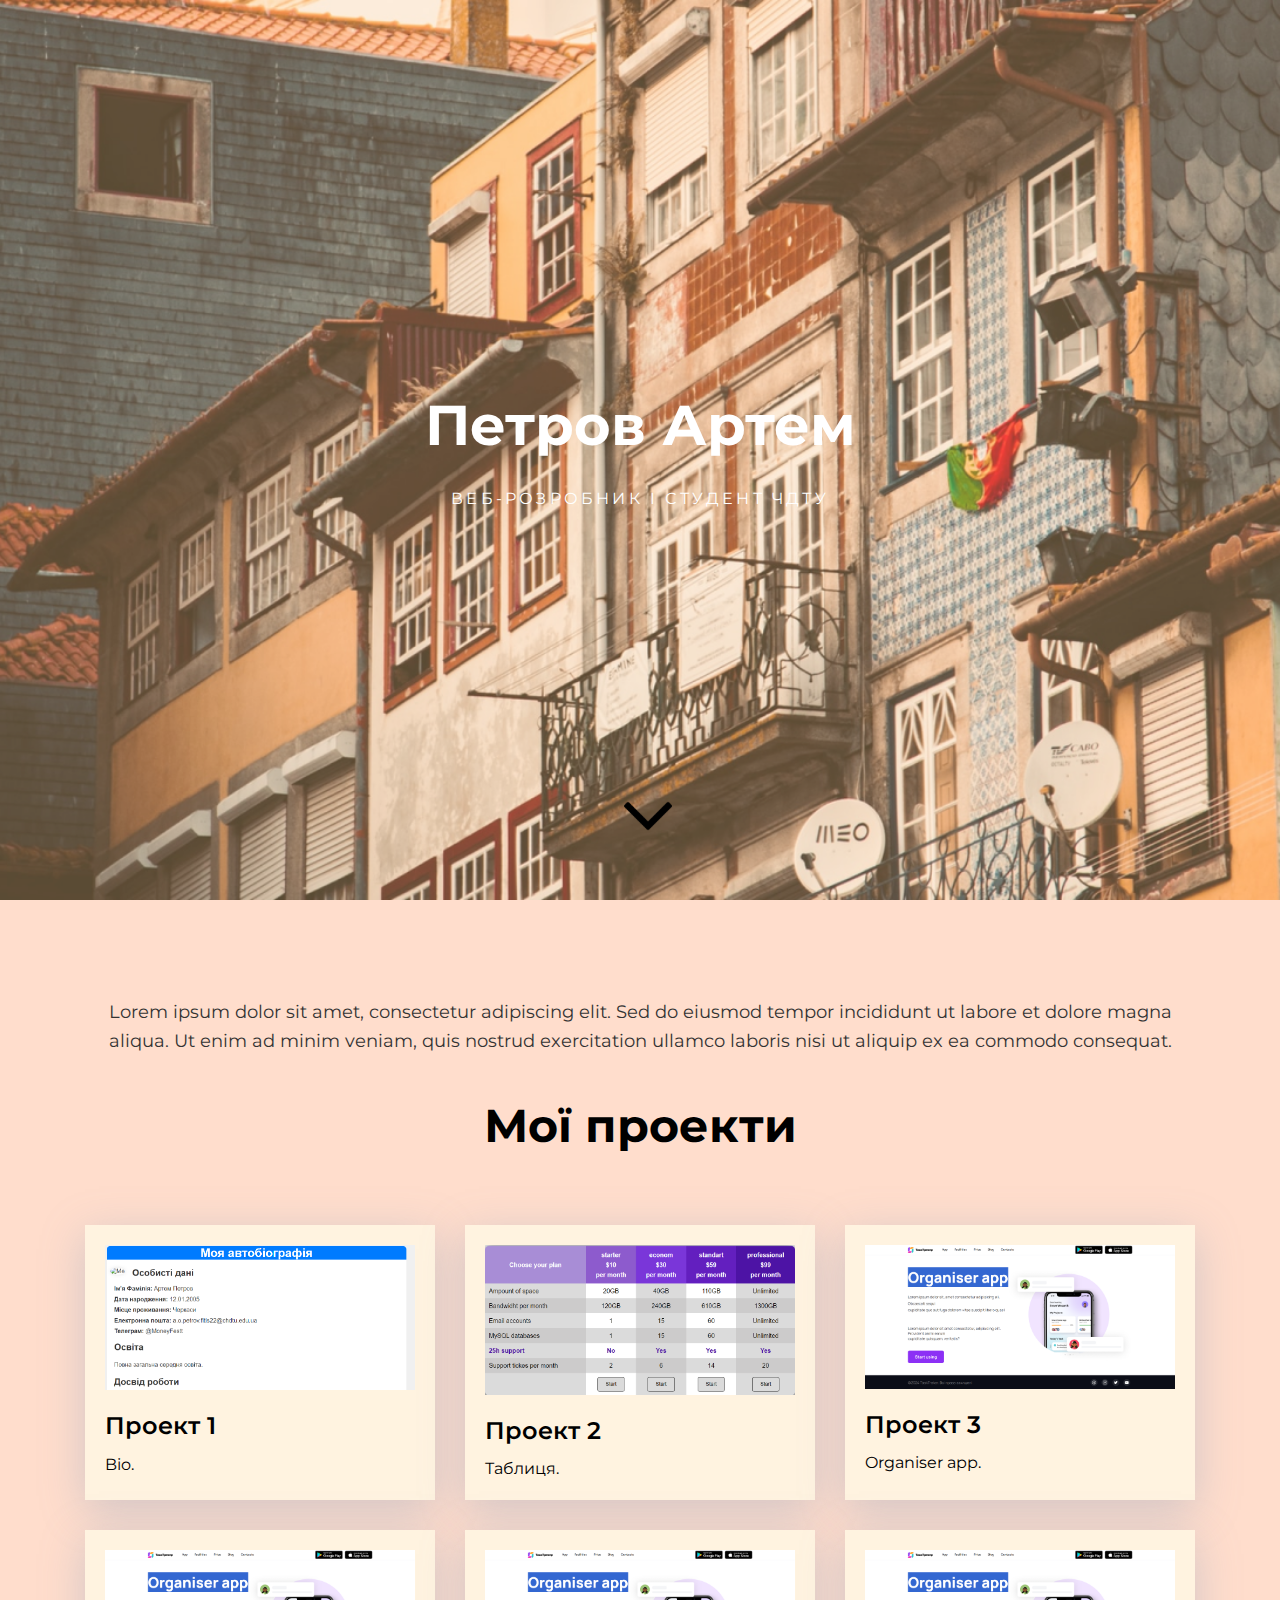
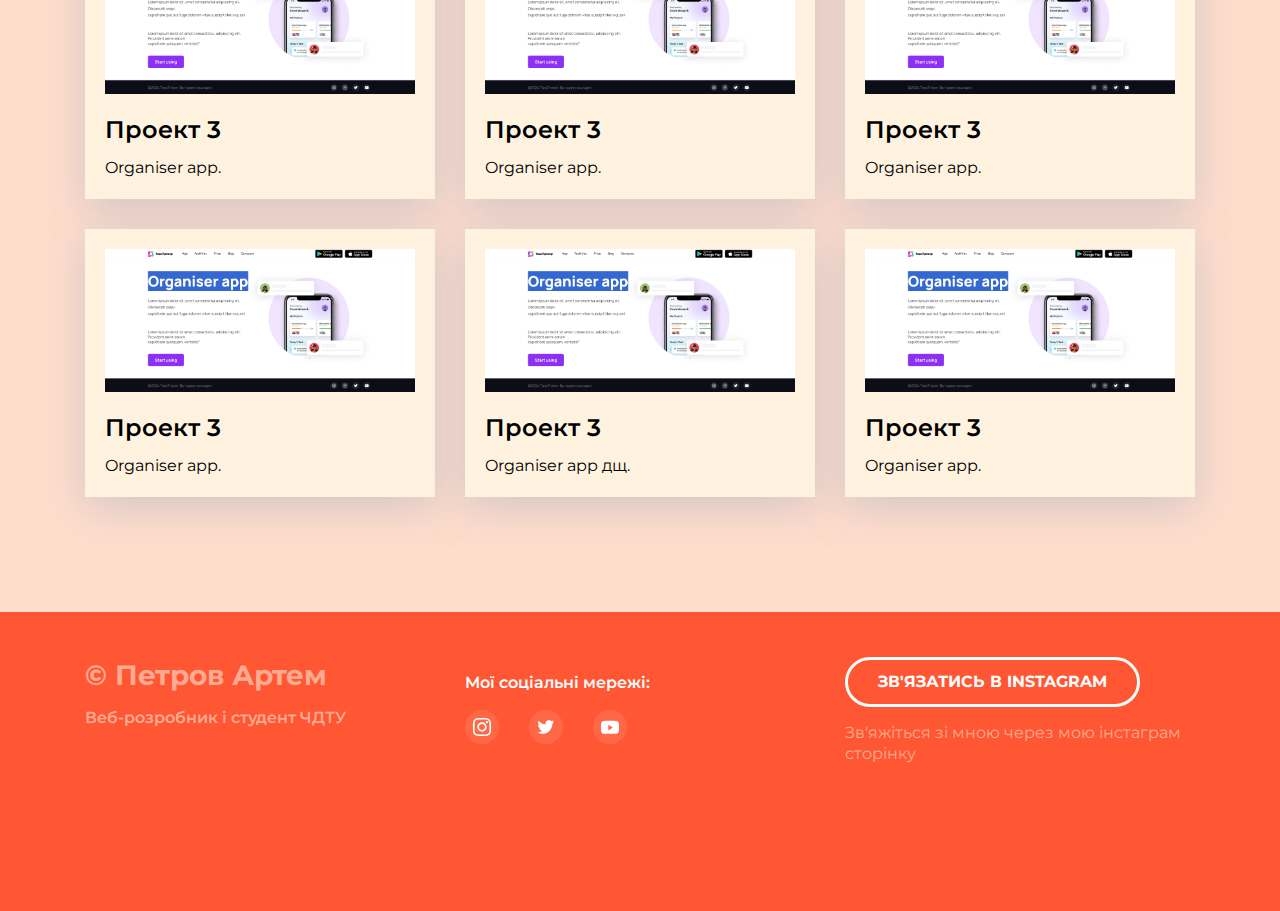
<file: index.html>
<!DOCTYPE html>
<html lang="en">
    <head>
        <meta charset="UTF-8" />
        <meta name="viewport" content="width=device-width, initial-scale=1.0" />
        <title>Портфоліо студента</title>
        <link rel="preconnect" href="https://fonts.googleapis.com" />
        <link rel="preconnect" href="https://fonts.gstatic.com" crossorigin />
        <link
            href="https://fonts.googleapis.com/css2?family=Montserrat:ital,wght@0,100..900;1,100..900&display=swap"
            rel="stylesheet"
        />
        <link rel="stylesheet" href="./css/main.css" />
        <link rel="stylesheet" href="./css/media.css" />

    </head>
    <body>
        <header>
            <div class="header">
                <h1 class="header-title">Петров Артем</h1>
                <p class="header-subtitle">Веб-розробник і студент ЧДТУ</p>
                <div class="header-arrow">
                    <a href = "#Project"><img class="header-arrow" src="./img/arrow.png" alt="Arrow" /></a>
                </div>
            </div>
        </header>

        <main>
            <div class="portfolio">
                <div class="container">
                    <p class="portfolio-intro">
                        Lorem ipsum dolor sit amet, consectetur adipiscing elit. Sed do eiusmod tempor incididunt ut labore et dolore magna aliqua. Ut enim ad minim veniam, quis nostrud exercitation ullamco laboris nisi ut aliquip ex ea commodo consequat.
                    </p>
                    <h2 id = "Project" class="portfolio-header">Мої проекти</h2>
                    <div class="portfolio-cards-wrapper">
                        <div class="card">
                            <a href="./html/bio.html" class="card-link">
                                <img
                                    class="card-img"
                                    src="./img/project1.png"
                                    alt="Project 1"
                                />
                                <h3 class="card-title">Проект 1</h3>
                                <p>Bio.</p>
                            </a>
                        </div>
                        <div class="card">
                            <a href="./html/table.html" class="card-link">
                                <img
                                    class="card-img"
                                    src="./img/project2.png"
                                    alt="Project 2"
                                />
                                <h3 class="card-title">Проект 2</h3>
                                <p>Таблиця.</p>
                            </a>
                        </div>
                        <div class="card">
                            <a href="./html/site.html" class="card-link">
                                <img
                                    class="card-img"
                                    src="./img/project3.png"
                                    alt="Project 3"
                                />
                                <h3 class="card-title">Проект 3</h3>
                                <p>Organiser app.</p>
                            </a>
                        </div>

                        <div class="card">
                            <a href="./html/site.html" class="card-link">
                                <img
                                    class="card-img"
                                    src="./img/project3.png"
                                    alt="Project 3"
                                />
                                <h3 class="card-title">Проект 3</h3>
                                <p>Organiser app.</p>
                            </a>
                        </div>
                        <div class="card">
                            <a href="./html/site.html" class="card-link">
                                <img
                                    class="card-img"
                                    src="./img/project3.png"
                                    alt="Project 3"
                                />
                                <h3 class="card-title">Проект 3</h3>
                                <p>Organiser app.</p>
                            </a>
                        </div><div class="card">
                            <a href="./html/site.html" class="card-link">
                                <img
                                    class="card-img"
                                    src="./img/project3.png"
                                    alt="Project 3"
                                />
                                <h3 class="card-title">Проект 3</h3>
                                <p>Organiser app.</p>
                            </a>
                        </div>
                        <div class="card">
                            <a href="./html/site.html" class="card-link">
                                <img
                                    class="card-img"
                                    src="./img/project3.png"
                                    alt="Project 3"
                                />
                                <h3 class="card-title">Проект 3</h3>
                                <p>Organiser app.</p>
                            </a>
                        </div>
                        <div class="card">
                            <a href="./html/site.html" class="card-link">
                                <img
                                    class="card-img"
                                    src="./img/project3.png"
                                    alt="Project 3"
                                />
                                <h3 class="card-title">Проект 3</h3>
                                <p>Organiser app дщ.</p>
                            </a>
                        </div><div class="card">
                            <a href="./html/site.html" class="card-link">
                                <img
                                    class="card-img"
                                    src="./img/project3.png"
                                    alt="Project 3"
                                />
                                <h3 class="card-title">Проект 3</h3>
                                <p>Organiser app.</p>
                            </a>
                        </div>
                    </div>
                </div>
            </div>
            
        </main>

        <footer>
            <div class="footer">
                <div class="container">
                    <div class="footer-row">
                        <div class="footer-copyright footer-col">
                            <div class="footer-copyright-name">© Петров Артем</div>
                            <p>Веб-розробник і студент ЧДТУ</p>
                        </div>

                        <div class="footer-icons footer-col">
                            <p>Мої соціальні мережі:</p>
                            <div class="footer-icons-row">
                                <a href="https://www.instagram.com">
                                    <img src="./img/Instagram.svg" alt="instagram" />
                                </a>
                                <a href="https://www.Twitter.com">
                                    <img src="./img/Twitter.svg" alt="Twitter" />
                                </a>
                                <a href="https://www.Youtube.com">
                                    <img src="./img/Youtube.svg" alt="Youtube" />
                                </a>
                            </div>
                        </div>

                        <div class="footer-contacts footer-col">
                            <a href="https://www.instagram.com" class="footer-button">Зв'язатись в Instagram</a>
                            <p>
                                Зв'яжіться зі мною через мою інстаграм сторінку
                            </p>
                        </div>
                    </div>
                </div>
            </div>
        </footer>
    </body>
</html>
</file>
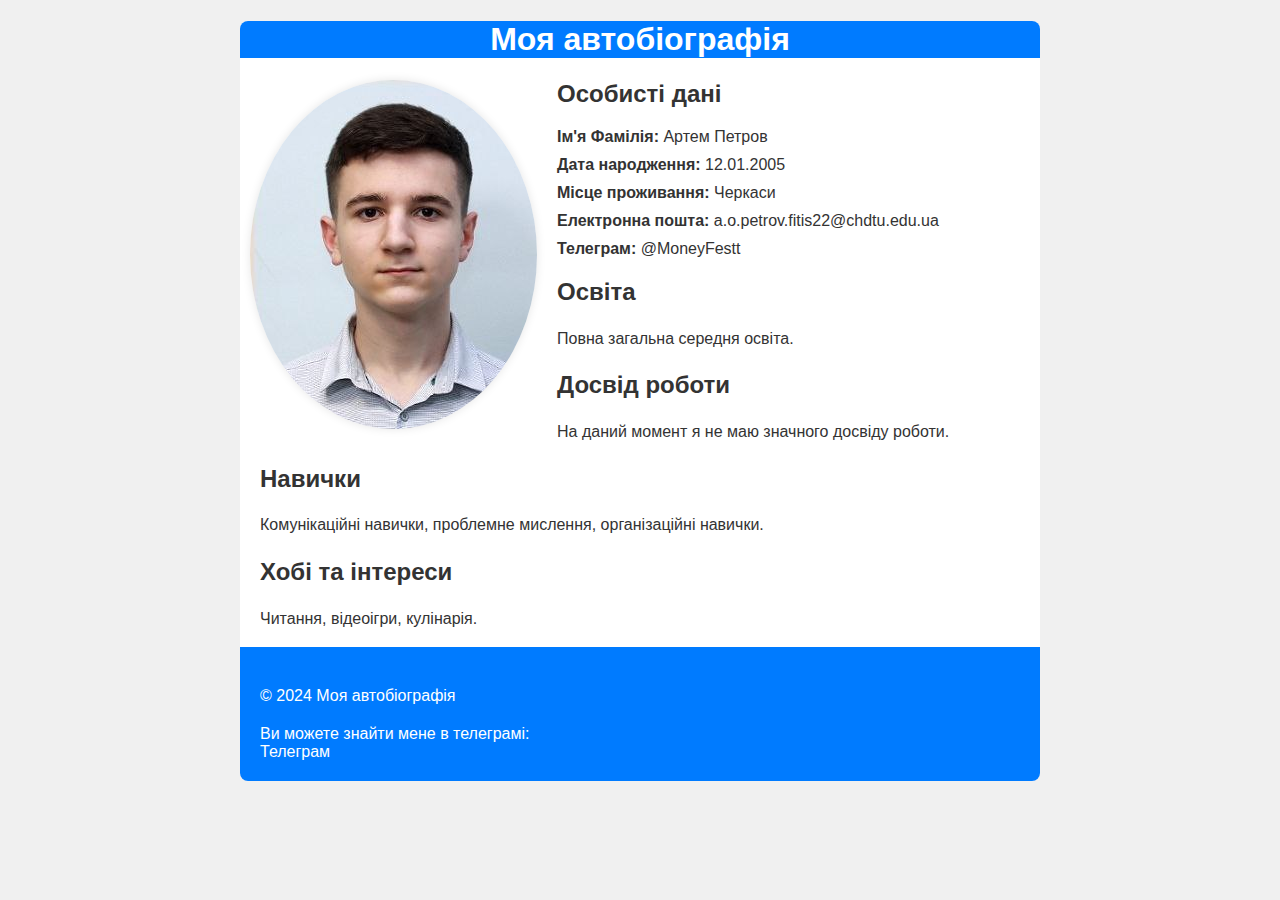
<file: html/bio.html>
<!DOCTYPE html>
<html lang="uk">
<head>
    <meta charset="UTF-8">
    <meta name="viewport" content="width=device-width, initial-scale=1.0">
    <title>Моя автобіографія</title>
    <style>
        body {
            font-family: Arial, sans-serif;
            margin: 0;
            padding: 0;
            background-color: #f0f0f0;
            color: #333;
        }

        header {
            background-color: #007bff;
            color: #fff;
            text-align: center;
            border-radius: 8px 8px 0 0;
        }

        .container {
            max-width: 800px;
            margin: 20px auto;
            background-color: #fff;
            border-radius: 8px;
            /* box-shadow: 0 0 10px rgba(0, 0, 0, 0.1); */
        }

        a {
            color: white;
            text-decoration: none;
        }

        p {
            line-height: 1.6;
        }

        ul {
            list-style-type: none;
            padding: 0;
        }

        ul li {
            margin-bottom: 10px;
        }
        
        section {
            margin-left: 20px;
        }

        img {
            max-width: 50%;
            float: left;
            margin-left: 10px;
            margin-right: 20px;
            border-radius: 50%;
            box-shadow: 0 0 10px rgba(0, 0, 0, 0.1);
        }

        footer {
            background-color: #007bff;
            color: #fff;
            padding: 20px;
            border-radius: 0 0 8px 8px; 
        }

    </style>
</head>
<body>
<div class="container">
    <header>
        <h1>Моя автобіографія</h1>
    </header>
    <img src="../img/LiterallyMe.jpg" alt="Me">
    <section>
        <h2>Особисті дані</h2>
        <ul>
            <li><strong>Ім'я Фамілія:</strong> Артем Петров </li>
            <li><strong>Дата народження:</strong> 12.01.2005</li>
            <li><strong>Місце проживання:</strong> Черкаси</li>
            <li><strong>Електронна пошта:</strong> a.o.petrov.fitis22@chdtu.edu.ua</li>
            <li><strong>Телеграм:</strong> @MoneyFestt</li>
        </ul>
    </section>
    <section>

        <h2>Освіта</h2>
        <p>Повна загальна середня освіта.</p>
    </section>
    <section>
        <h2>Досвід роботи</h2>
        <p>На даний момент я не маю значного досвіду роботи.</p>
    </section>
    <section>
        <h2>Навички</h2>
        <p>Комунікаційні навички, проблемне мислення, організаційні навички.</p>
    </section>
    <section>
        <h2>Хобі та інтереси</h2>
        <p>Читання, відеоігри, кулінарія.</p>
    </section>
    <footer>
        <p>© 2024 Моя автобіографія</p>
        Ви можете знайти мене в телеграмі: <br>
        <a href="https://steamcommunity.com/profiles/76561198988550707/">Телеграм</a>
    </footer>
</div>
</body>
</html>
</file>
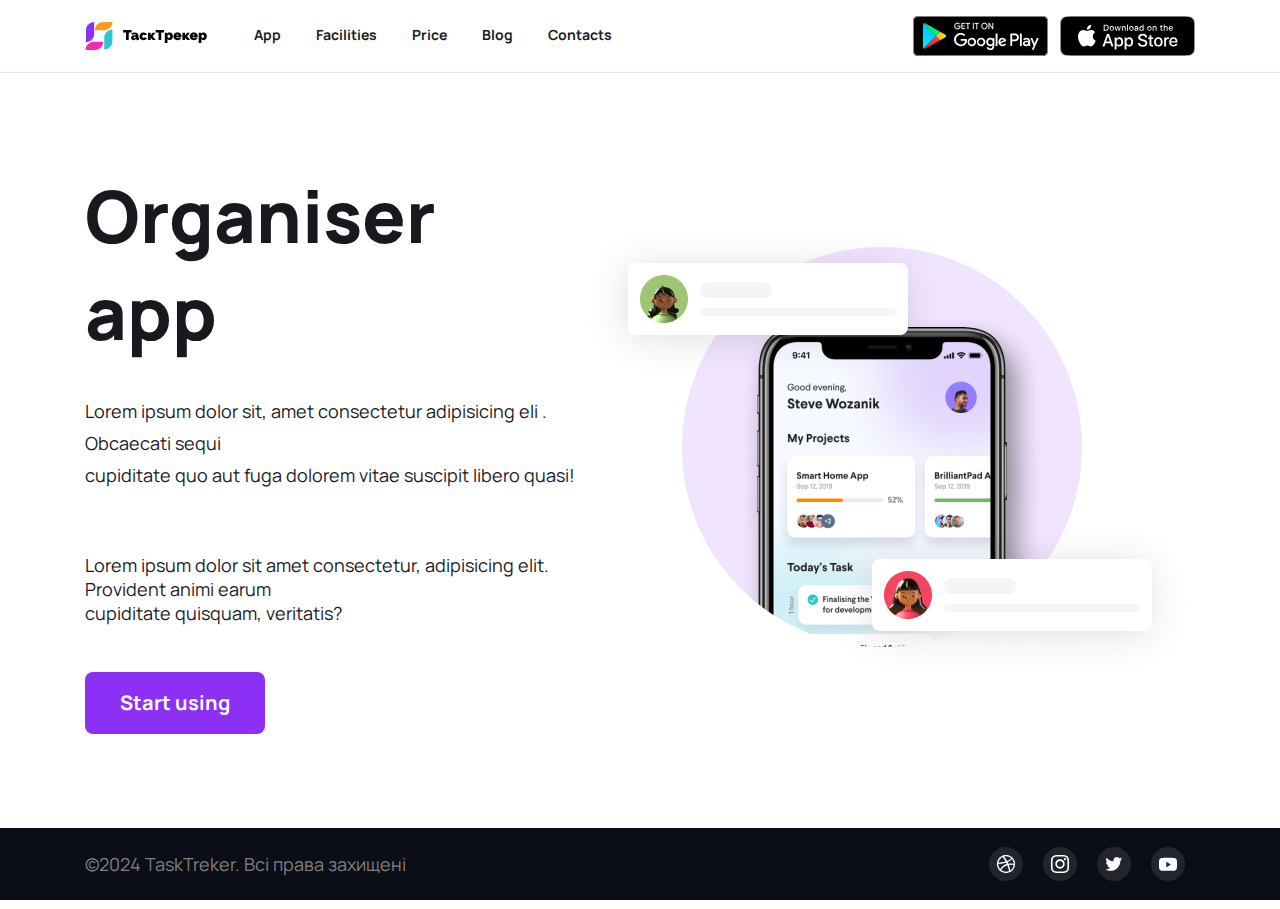
<file: html/site.html>
<!DOCTYPE html>
<html lang="en">

<head>
    <meta charset="UTF-8">
    <meta http-equiv="X-UA-Compatible" content="IE=edge">
    <!--<meta name="viewport" content="width=device-width, initial-scale=1.0">-->
    <title>TaskTreker</title>
    <link rel="stylesheet" href="../css/third.css">
    <link rel="preconnect" href="https://fonts.gstatic.com" crossorigin>
    <link href="https://fonts.googleapis.com/css2?family=Manrope:wght@400;700;800&display=swap" rel="stylesheet">
</head>

<body class="main-page">

    <header class="header">
        <div class="header-container">

            <div class="logo">
                <img src="../img/Dark.svg" alt="TaskTreker">
            </div>
			
            <nav class="nav">
                <a class="nav-link" href="#">App</a>
                <a class="nav-link" href="#">Facilities</a>
                <a class="nav-link" href="table.html">Price</a>
                <a class="nav-link" href="#">Blog</a>
                <a class="nav-link" href="#">Contacts</a>
            </nav>

            <div class="appstore">
                <a class="appstore-item" href="https://play.google.com/">
                    <img src="../img/Google_Play_Badge.svg" alt="Get it on google play">
                </a>
                <a class="appstore-item" href="https://www.apple.com/app-store/">
                    <img src="../img/App_Store_Badge.svg" alt="Get it on app store">
                </a>
            </div>

        </div>

    </header>

    <main class="main">
        <div class="main-container">
            <div>
                <h1 class="main-header"> Organiser app</h1>
                <div class = "main-text">
                    <p class ="main-text p">Lorem ipsum dolor sit, amet consectetur
                        adipisicing eli . Obcaecati sequi <br> cupiditate quo aut fuga
                        dolorem vitae suscipit libero quasi!  </p>
                </div>
                    <p class ="main-text p">Lorem ipsum dolor sit amet consectetur,
                        adipisicing elit. Provident animi earum<br> cupiditate quisquam,
                        veritatis?</p>

                <a class = "button" href="table.html">Start using</a>
                
            </div>
                <div>
                    <img src="../img/Hero/Mock Creative.png" alt="lox">
                </div>
        </div>
    </main>

    <footer class="footer">
        <div class="footer-container">
            <p>&copy2024 TaskTreker. Всі права захищені</p>

            <div class="icons">
            <a href=""><img src="../img/Dribbble.svg" alt=""></a>
            <a href=""><img src="../img/Instagram.svg" alt=""></a>
            <a href=""><img src="../img/Twitter.svg" alt=""></a>
            <a href=""><img src="../img/Youtube.svg" alt=""></a>
            </div>

        </div>
        
    </footer>

</body>
</html>
</file>
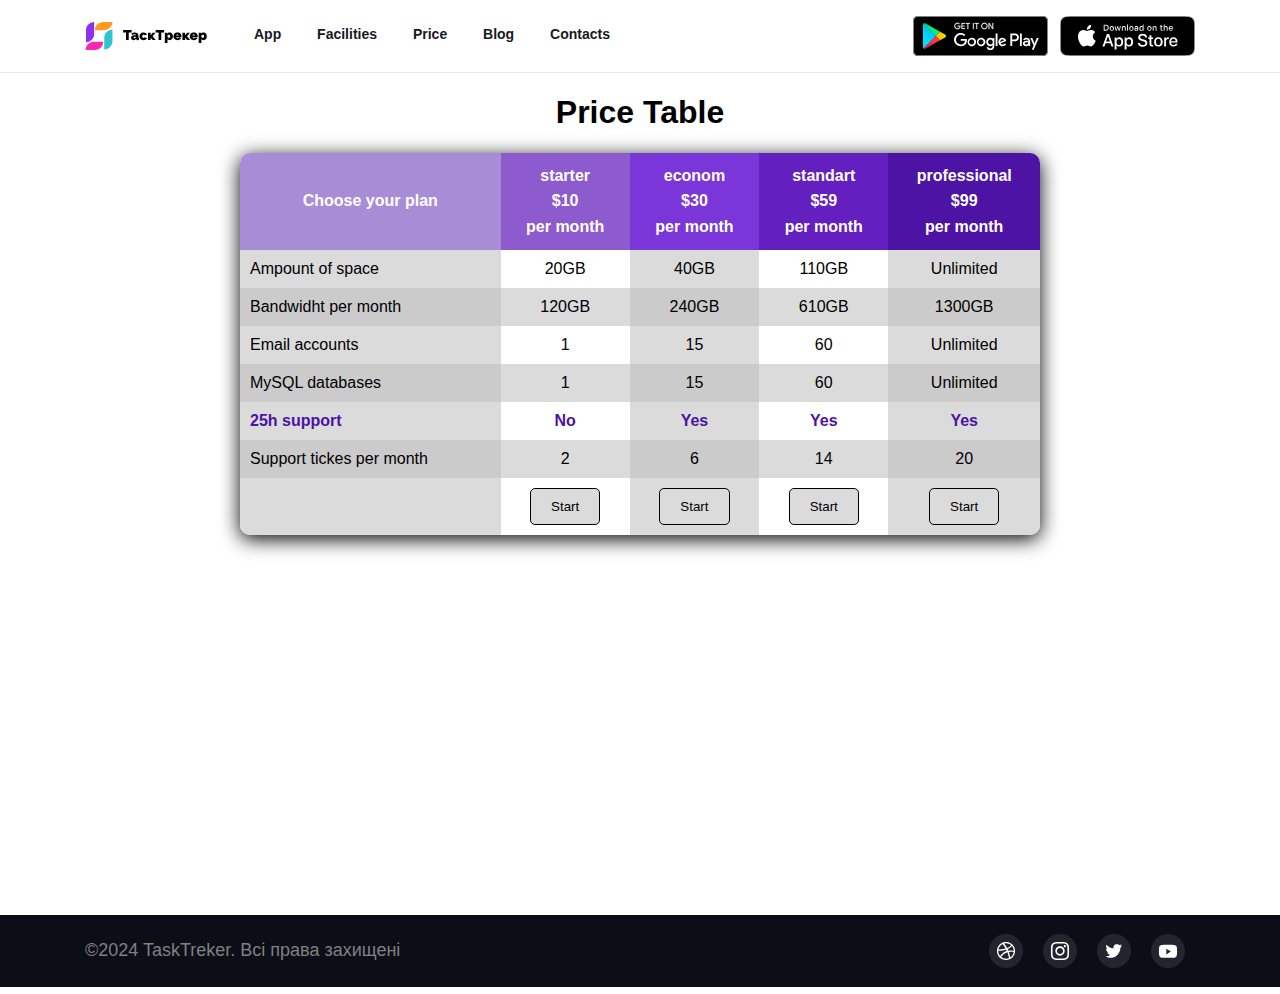
<file: html/table.html>
<!DOCTYPE html>
<html lang="en">
<head>
<meta charset="UTF-8">
<meta name="viewport" content="width=device-width, initial-scale=1.0">
<title></title>
<link rel="stylesheet" type="text/css" href="../css/style.css">
<link rel="stylesheet" href="../css/third.css">
</head>
<body>

    <header class="header">
        <div class="header-container">

            <div class="logo">
                <img src="../img/Dark.svg" alt="TaskTreker">
            </div>
			
            <nav class="nav">
                <a class="nav-link" href="#">App</a>
                <a class="nav-link" href="#">Facilities</a>
                <a class="nav-link" href="table.html">Price</a>
                <a class="nav-link" href="#">Blog</a>
                <a class="nav-link" href="#">Contacts</a>
            </nav>

            <div class="appstore">
                <a class="appstore-item" href="https://play.google.com/">
                    <img src="../img/Google_Play_Badge.svg" alt="Get it on google play">
                </a>
                <a class="appstore-item" href="https://www.apple.com/app-store/">
                    <img src="../img/App_Store_Badge.svg" alt="Get it on app store">
                </a>
            </div>

        </div>

    </header>

    <h1>Price Table</h1>

    <table class="table_block">
        <thead>
            <tr>
                <th>Choose your plan</th>
                <th>starter<br><b>$10</b><br>per month</th>
                <th>econom<br><b>$30</b><br>per month</th>
                <th>standart<br><b>$59</b><br>per month</th>
                <th>professional<br><b>$99</b><br>per month</th>
            </tr>
        </thead>
        <tbody>
            <tr>
                <td>Ampount of space</td>
                <td>20GB</td>
                <td>40GB</td>
                <td>110GB</td>
                <td>Unlimited</td>
            </tr>
            <tr>
                <td>Bandwidht per month</td>
                <td>120GB</td>
                <td>240GB</td>
                <td>610GB</td>
                <td>1300GB</td>
            </tr>
            <tr>
                <td>Email accounts</td>
                <td>1</td>
                <td>15</td>
                <td>60</td>
                <td>Unlimited</td>
            </tr>
            <tr>
                <td>MySQL databases</td>
                <td>1</td>
                <td>15</td>
                <td>60</td>
                <td>Unlimited</td>
            </tr>
            <tr class="highlighted_row">
                <td>25h support</td>
                <td>No</td>
                <td>Yes</td>
                <td>Yes</td>
                <td>Yes</td>
            </tr>
            <tr>
                <td>Support tickes per month</td>
                <td>2</td>
                <td>6</td>
                <td>14</td>
                <td>20  </td>
            </tr>
            <tr>
                <td></td>
                <td><button>Start</button></td>
                <td><button>Start</button></td>
                <td><button>Start</button></td>
                <td><button>Start</button></td>
            </tr>
        </tbody>
    </table>


    <footer class="footer">
        <div class="footer-container">
            <p>&copy2024 TaskTreker. Всі права захищені</p>

            <div class="icons">
            <a href=""><img src="../img/Dribbble.svg" alt=""></a>
            <a href=""><img src="../img/Instagram.svg" alt=""></a>
            <a href=""><img src="../img/Twitter.svg" alt=""></a>
            <a href=""><img src="../img/Youtube.svg" alt=""></a>
            </div>

        </div>
        
    </footer>
</body>
</html>
</file>
<file: css/main.css>
* {
  box-sizing: border-box;
}

html{
  scroll-behavior: smooth;
}

body {
  margin: 0;
  font-family: "Montserrat", sans-serif;
  color: #000;
}

.header {
  position: relative;
  width: 100%;
  height: 100vh;
  display: flex;
  flex-direction: column;
  justify-content: center;
  align-items: center;
  background-image: url("image.png");
  background-size: cover;
  background-position: center;
}
.header::before {
  content: "";
  position: absolute;
  top: 0;
  left: 0;
  width: 100%;
  height: 100%;
  background-color: rgba(255, 204, 153, 0.3);
  z-index: 1;
}

.header-title,
.header-subtitle,
.header-arrow {
  position: relative;
  z-index: 2;
}

.header-title {
  margin: 0;
  margin-bottom: 25px;
  font-weight: bold;
  font-size: 56px;
  line-height: 130%;
  text-align: center;
  color: #fff;
}

.header-subtitle {
  margin: 0;
  font-size: 16px;
  line-height: 150%;
  text-align: center;
  letter-spacing: 0.2em;
  text-transform: uppercase;
  color: #fff;
}

.header-arrow {
  width: 48px;
  height: 48px;
  position: absolute;
  bottom: 30px;
  left: 47%;
}

.container {
  margin: 0 auto;
  max-width: 1110px;
}

.portfolio {
  padding-top: 80px;
  padding-bottom: 115px;
  background-color: #FFDDCC;
}

.portfolio-intro {
  margin-bottom: 40px;
  font-size: 18px;
  line-height: 1.6;
  text-align: center;
  color: #333;
}

.portfolio-header {
  margin: 0;
  margin-bottom: 70px;
  font-weight: bold;
  font-size: 46px;
  line-height: 130%;
  text-align: center;
  color: #000;
}

.portfolio-cards-wrapper {
  display: grid;
  grid-template-columns: repeat(auto-fit, minmax(300px, 1fr));
  gap: 30px;
}

.card {
  background-color: #FFF3E0;
  box-shadow: 0px 10px 40px rgba(126, 155, 189, 0.35);
  transition: transform 0.2s ease-in;
  display: flex;
  flex-direction: column;
}
.card:hover {
  transform: translateY(-15px);
}

.card-link {
  display: flex;
  flex-direction: column;
  flex: 1;
  padding: 20px;
  color: #000;
  text-decoration: none;
  transition: color 0.2s ease-in;
}
.card-link:hover {
  color: #FF5733;
}

.card-img {
  margin-bottom: 20px;
  max-width: 100%;
  height: auto;
}

.card-title {
  margin: 0;
  margin-bottom: 13px;
  font-weight: 600;
  font-size: 24px;
  line-height: 130%;
}

.card p {
  margin: 0;
  font-size: 16px;
  line-height: 130%;
  flex: 1;
}

.footer {
  padding-top: 45px;
  padding-bottom: 130px;
  background-color: #FF5733;
  color: #fff;
}

.footer-row {
  display: flex;
  flex-direction: row;
  justify-content: space-between;
}

.footer-col {
  max-width: 350px;
  flex-grow: 1;
}

.footer-copyright {
  color: #FFAB91;
  line-height: 1.3;
}

.footer-copyright-name {
  font-weight: 700;
  font-size: 28px;
  margin-bottom: 15px;
}

.footer-copyright p {
  margin: 0;
  margin-bottom: 15px;
  font-size: 16px;
  font-weight: 600;
}

.footer-icons p {
  font-weight: 600;
  font-size: 16px;
  line-height: 1.3;
}

.footer-icons-row {
  display: flex;
  align-items: center;
}

.footer-icons-row > * + * {
  margin-left: 30px;
}

.footer-button {
  display: inline-block;
  padding: 0 30px;
  height: 50px;
  border: 3px solid #fff;
  border-radius: 50px;
  color: #fff;
  font-weight: bold;
  font-size: 16px;
  line-height: 44px;
  text-transform: uppercase;
  text-decoration: none;
  transition: all 0.2s ease-in-out;
}
.footer-button:hover {
  background-color: #fff;
  color: #FF5733;
}

.footer-contacts p {
  margin-bottom: 15px 0;
  font-size: 16px;
  line-height: 1.3;
  color: #FFAB91;
}
</file>
<file: css/media.css>
@media (max-width: 1140px) {
    .card {
        width: auto; /* Видалити встановлення фіксованої ширини */
        margin-bottom: 20px; 
        margin: 0; /* Встановити нормальний відступ */
    }
}

@media (max-width: 860px) {
    body {
        font-size: 14px;
    }

    .header-subtitle,
    .portfolio-intro,
    .portfolio-header,
    .card-title,
    .footer-copyright-name,
    .footer-copyright p,
    .footer-contacts p {
        font-size: 28px;
    }

    .card-title, 
    .card p {
        font-size: 10px;
    }

    .portfolio-cards-wrapper {
        justify-content: center;
    }

    .card {
        margin: 0; /* Встановити нормальний відступ */
        width: auto; /* Видалити встановлення фіксованої ширини */
    }

    .header-title {
        font-size: 32px; 
    }

    .footer-copyright-name {
        font-size: 20px; 
    }


    .footer-contacts {
        justify-content: center;
    }

    .footer-row {
        flex-direction: column; 
        align-items: center; 
        justify-content: center; 
    }

    .footer-col {
        margin: 20px 0;
        text-align: center;
    }

    .footer{
    padding-top: 45px;
    padding-bottom: 45px;
    }
}
</file>
<file: css/third.css>
*, *::before, *::after {
    box-sizing: border-box;
}

body{
    height: 100%;
    margin: 0;
    font-family: 'Manrope', sans-serif;
}

html{
	height: 100%;
    overflow: hidden;
}


img{
    display: block;
}

.main-page{
	display: flex;
	flex-direction: column;
	justify-content: space-between;
}

/*header*/

.header{
    display: flex;
    align-items: center;
    height: 73px;
    border-bottom: 1px solid #e5e9f2;
}

.header-container{
    width: 1110px;
    margin: 0 auto;
    display: flex;
    align-items: center;
}

.logo{
    margin-right: 40px;
}

.nav{
    font-weight: bold;
    font-size: 14px;
    line-height: 1px;
    color: #18191F;
    margin-top: -4px;
}
.nav-link{
    margin-right: 32px;
    color: #18191F;
    text-decoration: none;
}

.nav-link:hover{
	color: #8C30F5;
}

.nav-link:last-child{
	margin-right: 0px;
}

.appstore{
    margin-left: auto;
    display: flex;
}

.appstore-item {
	margin: 5px 0 5px 12px;
}

.appstore-item:hover {
	opacity: 0.5;
}
	
.appstore-item:first-child{
	margin-left: 0px;
}

/* Main */

.main-container{
    width: 1110px;
    margin: 0 auto;
    display: flex;
    justify-content: space-between;
    padding-top: 60px;
    padding-bottom: 60px;
    align-items: center;

}

.main-content{
    width: 540px;
    font-size: 18px;
    color:#18191F
}



.main-header{
	margin-top: 0;
	margin-bottom: 16px;
	font-weight: 800;
	font-size: 72px;
	line-height: 1.36;
	/* or 136% */
	color: #18191F;
}

.main-text {
    margin-bottom: 32px;
    color: #18191F
}

.main-text p {
    margin-bottom: 15px;
    font-size: 18px;
    line-height: 1.78;

}

.button {
    display: inline-block;
    padding-left: 35px;
    padding-right: 35px;
    
    height: 62px;

    background: #8C30F5;
    border-radius: 8px;

	font-weight: bold;
	font-size: 20px;
	line-height: 62px;
	color: #FFFFFF;
	text-decoration: none;
}

.button:hover{
    opacity: 0.8;
}

/*footer*/

.footer {
    display: flex;
    align-items: center;
    height: 72px;
    background: #0B0D17;
    color: #D9D8E1;
}

.footer-container {
    width: 1110px;
    margin: 0 auto;
    display: flex;
    justify-content: space-between;
    align-items: center;
}

.icons {
    display: flex;
}

.icons a {
    padding: 10px;
}

p {
    font-size: 18px;
    padding: 15px 0px;
    color: gray;

}
</file>
<file: css/style.css>
body {
  font-family: Arial, Helvetica, sans-serif;
}

table {
  border-collapse: collapse;
  width: 100%;
  max-width: 800px;
}

.table_block {
  border-radius: 10px;
  margin: 0 auto;
  box-shadow: 0 4px 20px rgb(0, 0, 0);
}

th, td {
  padding: 10px;
  text-align: center;
}

th {
  text-align: center;
  line-height: 1.6;
  color: white;
}

th:nth-child(1) {
  background-color: #a88dd6; 
  border-radius: 10px 0px 0px 0px;
}

th:nth-child(2) {
  background-color: #8d5bcd; 
}

th:nth-child(3) {
  background-color: #7a36d9; 
}

th:nth-child(4) {
  background-color: #631fbf; 
}

th:nth-child(5) {
  background-color: #4d13a5; 
  border-radius: 0px 10px 0px 0px;
} 

tr:last-child td:nth-child(1) {
  border-radius: 0px 0px 0px 10px; 
}

tr:last-child td:nth-child(5) {
  border-radius: 0px 0px 10px 0px; 
}

tr:nth-child(even) td:first-child,
tr:nth-child(even) td:nth-child(3),
tr:nth-child(even) td:nth-child(5) {
  background-color: #cccbcb;
}

tr:nth-child(odd) td:first-child,
tr:nth-child(even) td:nth-child(2),
tr:nth-child(odd) td:nth-child(3),
tr:nth-child(even) td:nth-child(4),
tr:nth-child(odd) td:nth-child(5) {
  background-color: #dbdbdb;
}

.highlighted_row {
  color: #4d13a5;
  font-weight: bold;
}

button {
  background-color: #dbdbdb;; 
  padding: 10px 20px; 
  border: 1px solid #000;
  border-radius: 5px;
  cursor: pointer; 
  transition: background-color 0.5s;
}

button:hover {
  background-color: red ; 
}

tr td:first-child {
  text-align: left;
}

h1{

  text-align: center;
}

*, *::before, *::after {
  box-sizing: border-box;
}

html, body {
  height: 100%;
  margin: 0;
  font-family: 'Manrope', sans-serif;
}

.wrapper {
  display: flex;
  flex-direction: column;
  min-height: 100vh;
}

.main-content {
  flex: 1;
}

.header {
  display: flex;
  align-items: center;
  height: 73px;
  border-bottom: 1px solid #e5e9f2;
}

.header-container {
  width: 1110px;
  margin: 0 auto;
  display: flex;
  align-items: center;
}

.logo {
  margin-right: 40px;
}

.nav {
  font-weight: bold;
  font-size: 14px;
  color: #18191F;
  margin-top: -4px;
}

.nav-link {
  margin-right: 32px;
  color: #18191F;
  text-decoration: none;
}

.nav-link:hover {
  color: #8C30F5;
}

.nav-link:last-child {
  margin-right: 0;
}

.appstore {
  margin-left: auto;
  display: flex;
}

.appstore-item {
  margin: 5px 0 5px 12px;
}

.appstore-item:hover {
  opacity: 0.5;
}

.appstore-item:first-child {
  margin-left: 0;
}

.main-container {
  width: 1110px;
  margin: 0 auto;
  display: flex;
  justify-content: space-between;
  padding-top: 60px;
  padding-bottom: 60px;
  align-items: center;
}

.main-content {
  width: 540px;
  font-size: 18px;
  color: #18191F;
}

.main-header {
  margin-top: 0;
  margin-bottom: 16px;
  font-weight: 800;
  font-size: 72px;
  line-height: 1.36;
  color: #18191F;
}

.main-text {
  margin-bottom: 32px;
  color: #18191F;
}

.main-text p {
  margin-bottom: 15px;
  font-size: 18px;
  line-height: 1.78;
}

.button {
  display: inline-block;
  padding-left: 35px;
  padding-right: 35px;
  height: 62px;
  background: #8C30F5;
  border-radius: 8px;
  font-weight: bold;
  font-size: 20px;
  line-height: 62px;
  color: #FFFFFF;
  text-decoration: none;
}

.button:hover {
  opacity: 0.8;
}

/* Footer styles */
.footer {
  margin-top: 380px;
  display: flex;
  align-items: center;
  height: 72px;
  background: #0B0D17;
  color: #D9D8E1;
}

.footer-container {
  width: 1110px;
  margin: 0 auto;
  display: flex;
  justify-content: space-between;
  align-items: center;
}

.icons {
  display: flex;
}

.icons a {
  padding: 10px;
}

p {
  font-size: 18px;
  padding: 15px 0;
  color: gray;
}
</file>
